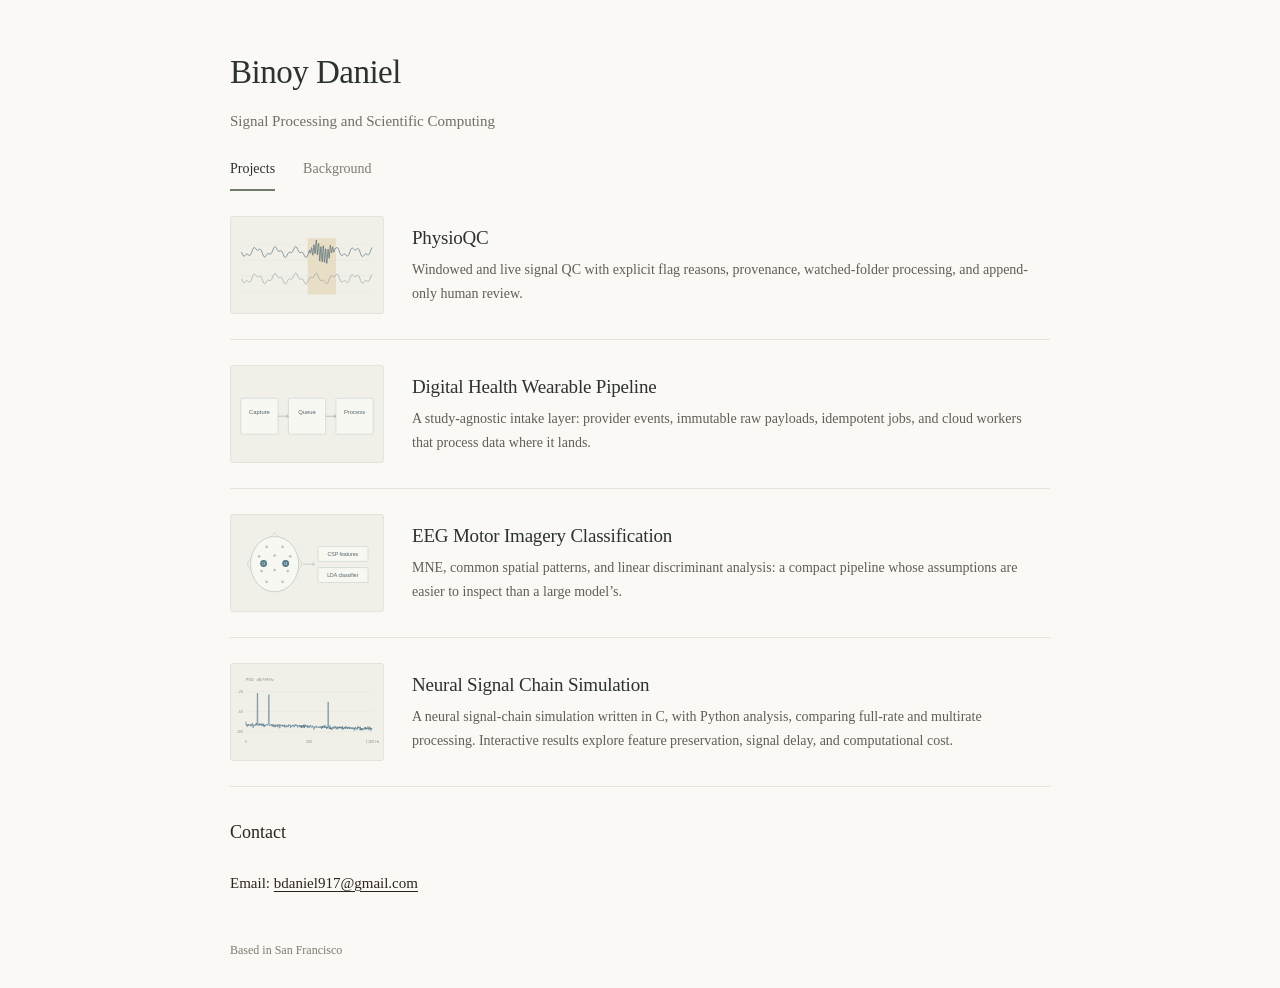
<file: index.html>
<!doctype html>
<html lang="en">
<head>
  <meta charset="utf-8"><meta name="viewport" content="width=device-width, initial-scale=1">
  <meta name="description" content="Binoy Daniel — electrical engineering, signal processing, and physiological data.">
  <title>Binoy Daniel</title><link rel="stylesheet" href="/styles.css?v=20261111">
</head>
<body>
<header class="notebook-header"><h1>Binoy Daniel</h1><p class="tagline">Signal Processing and Scientific Computing</p><nav class="portfolio-nav" aria-label="Main"><a href="/" aria-current="page">Projects</a><a href="/background/">Background</a></nav></header><main class="home">
  
  <section id="projects" class="home-section">
    <article class="entry processed"><a class="project-image-link" href="/projects/physioqc/" aria-label="View PhysioQC"><img class="project-image" src="/images/quality-refined-small.svg" alt="Illustrative waveform and flagged signal-quality interval"></a><div class="entry-body"><h3><a href="/projects/physioqc/">PhysioQC</a></h3><p>Windowed and live signal QC with explicit flag reasons, provenance, watched-folder processing, and append-only human review.</p></div></article>
    <article class="entry processed"><a class="project-image-link" href="/projects/wearable-ingestion/" aria-label="View Digital Health Wearable Pipeline"><img class="project-image" src="/images/pipeline-refined-small.svg" alt="Simplified raw data, queue, and processing pipeline"></a><div class="entry-body"><h3><a href="/projects/wearable-ingestion/">Digital Health Wearable Pipeline</a></h3><p>A study-agnostic intake layer: provider events, immutable raw payloads, idempotent jobs, and cloud workers that process data where it lands.</p></div></article>
    <article class="entry processed"><a class="project-image-link" href="/projects/motor-imagery/" aria-label="View EEG Motor Imagery Classification"><img class="project-image" src="/images/eeg-refined-small.svg" alt="EEG electrode schematic followed by CSP and LDA"></a><div class="entry-body"><h3><a href="/projects/motor-imagery/">EEG Motor Imagery Classification</a></h3><p>MNE, common spatial patterns, and linear discriminant analysis: a compact pipeline whose assumptions are easier to inspect than a large model’s.</p></div></article>
    <article class="entry processed"><a class="project-image-link" href="https://neural-signal-lab-binoy.bdaniel917.chatgpt.site/" aria-label="View Neural Signal Chain Simulation"><img class="project-image" src="/images/spectrum-refined-small.svg" alt="Actual baseline power spectrum from the neural simulation"></a><div class="entry-body"><h3><a href="https://neural-signal-lab-binoy.bdaniel917.chatgpt.site/">Neural Signal Chain Simulation</a></h3><p>A neural signal-chain simulation written in C, with Python analysis, comparing full-rate and multirate processing. Interactive results explore feature preservation, signal delay, and computational cost.</p></div></article>
  </section>
  <section class="home-section contact">
    <h2>Contact</h2>
    <p>Email: <a href="mailto:bdaniel917@gmail.com">bdaniel917@gmail.com</a></p>
    
  </section>
  
<p class="bottom-location">Based in San Francisco</p></main>
</body></html>
</file>
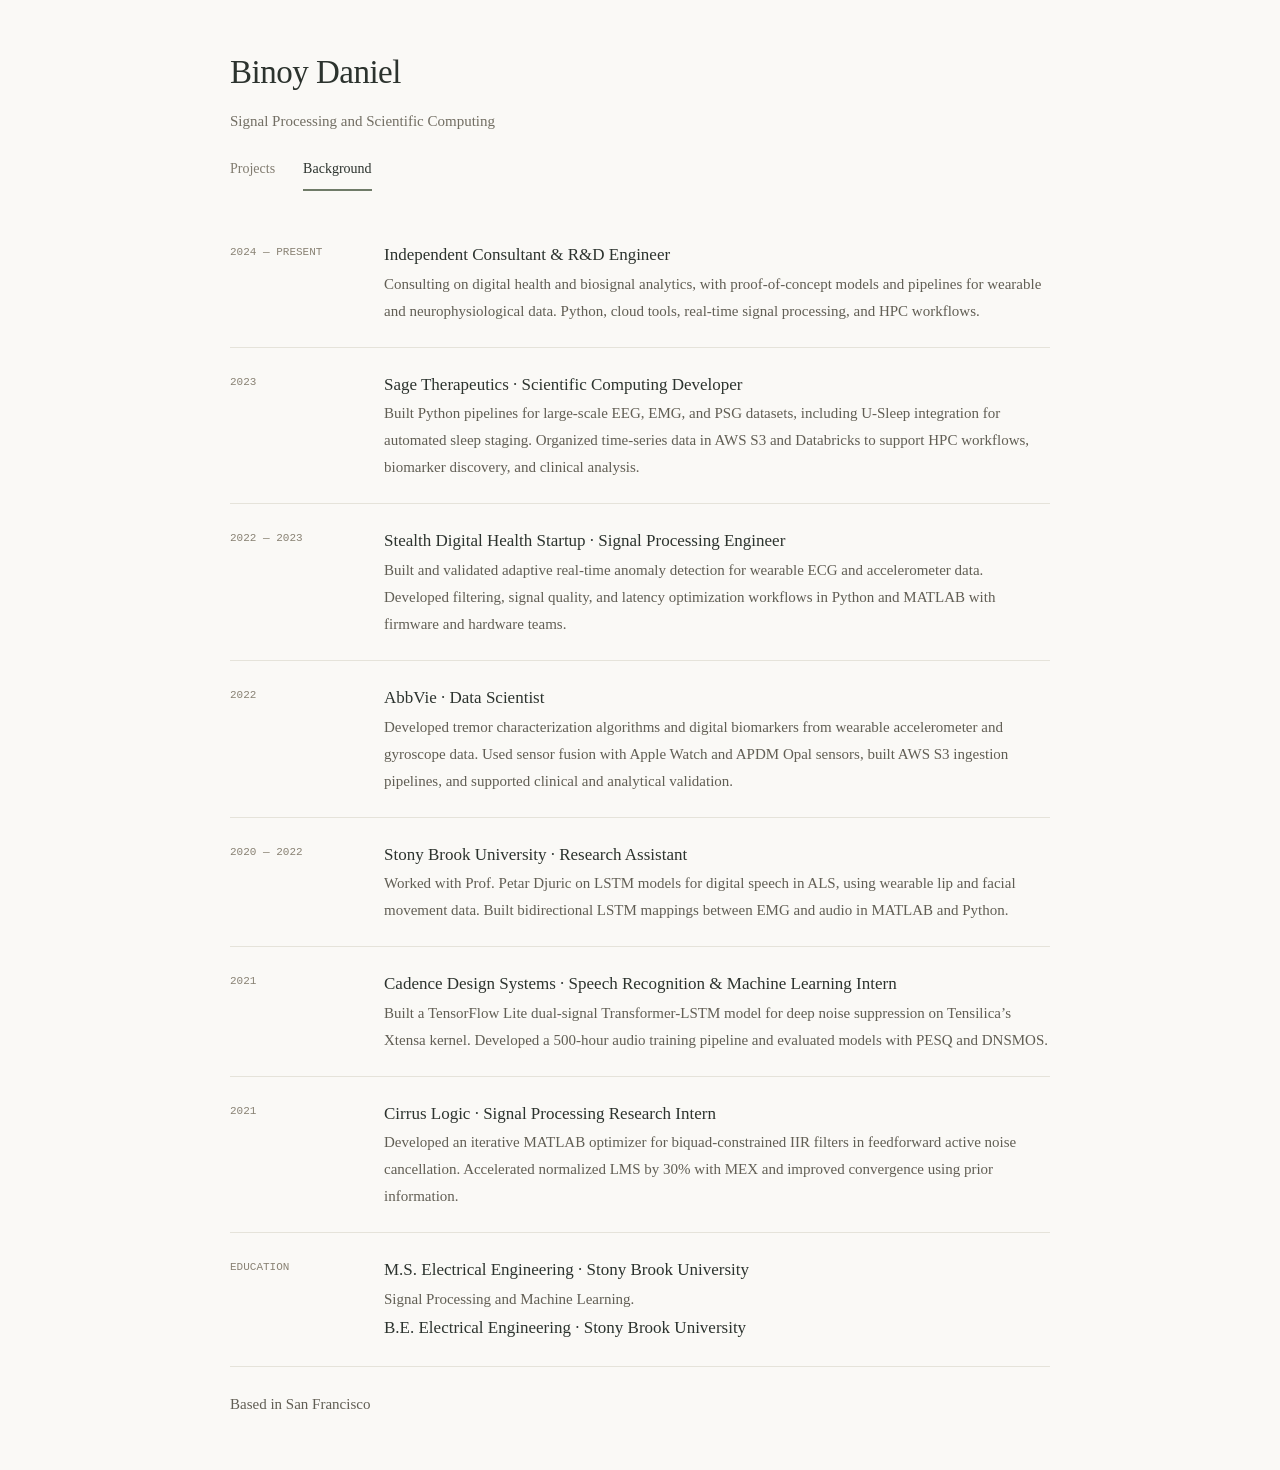
<file: background/index.html>
<!doctype html>
<html lang="en">
<head><meta charset="utf-8"><meta name="viewport" content="width=device-width,initial-scale=1"><meta name="description" content="Education and engineering experience of Binoy Daniel."><title>Background — Binoy Daniel</title><link rel="stylesheet" href="/styles.css?v=20261111"></head>
<body>
<header class="notebook-header"><a class="name" href="/">Binoy Daniel</a><p class="tagline">Signal Processing and Scientific Computing</p><nav class="portfolio-nav" aria-label="Main"><a href="/">Projects</a><a href="/background/" aria-current="page">Background</a></nav></header>
<main class="article background-page"><h1>Background</h1>
<div class="history"><div><time>2024 — PRESENT</time><p><b>Independent Consultant &amp; R&amp;D Engineer</b><br>Consulting on digital health and biosignal analytics, with proof-of-concept models and pipelines for wearable and neurophysiological data. Python, cloud tools, real-time signal processing, and HPC workflows.</p></div><div><time>2023</time><p><b>Sage Therapeutics · Scientific Computing Developer</b><br>Built Python pipelines for large-scale EEG, EMG, and PSG datasets, including U-Sleep integration for automated sleep staging. Organized time-series data in AWS S3 and Databricks to support HPC workflows, biomarker discovery, and clinical analysis.</p></div><div><time>2022 — 2023</time><p><b>Stealth Digital Health Startup · Signal Processing Engineer</b><br>Built and validated adaptive real-time anomaly detection for wearable ECG and accelerometer data. Developed filtering, signal quality, and latency optimization workflows in Python and MATLAB with firmware and hardware teams.</p></div>
<div><time>2022</time><p><b>AbbVie · Data Scientist</b><br>Developed tremor characterization algorithms and digital biomarkers from wearable accelerometer and gyroscope data. Used sensor fusion with Apple Watch and APDM Opal sensors, built AWS S3 ingestion pipelines, and supported clinical and analytical validation.</p></div>
<div><time>2020 — 2022</time><p><b>Stony Brook University · Research Assistant</b><br>Worked with Prof. Petar Djuric on LSTM models for digital speech in ALS, using wearable lip and facial movement data. Built bidirectional LSTM mappings between EMG and audio in MATLAB and Python.</p></div>
<div><time>2021</time><p><b>Cadence Design Systems · Speech Recognition &amp; Machine Learning Intern</b><br>Built a TensorFlow Lite dual-signal Transformer-LSTM model for deep noise suppression on Tensilica’s Xtensa kernel. Developed a 500-hour audio training pipeline and evaluated models with PESQ and DNSMOS.</p></div>
<div><time>2021</time><p><b>Cirrus Logic · Signal Processing Research Intern</b><br>Developed an iterative MATLAB optimizer for biquad-constrained IIR filters in feedforward active noise cancellation. Accelerated normalized LMS by 30% with MEX and improved convergence using prior information.</p></div><div><time>EDUCATION</time><div><p><b>M.S. Electrical Engineering · Stony Brook University</b><br>Signal Processing and Machine Learning.</p><p><b>B.E. Electrical Engineering · Stony Brook University</b></p></div></div></div>
<p class="bottom-location">Based in San Francisco</p></main></body></html>
</file>
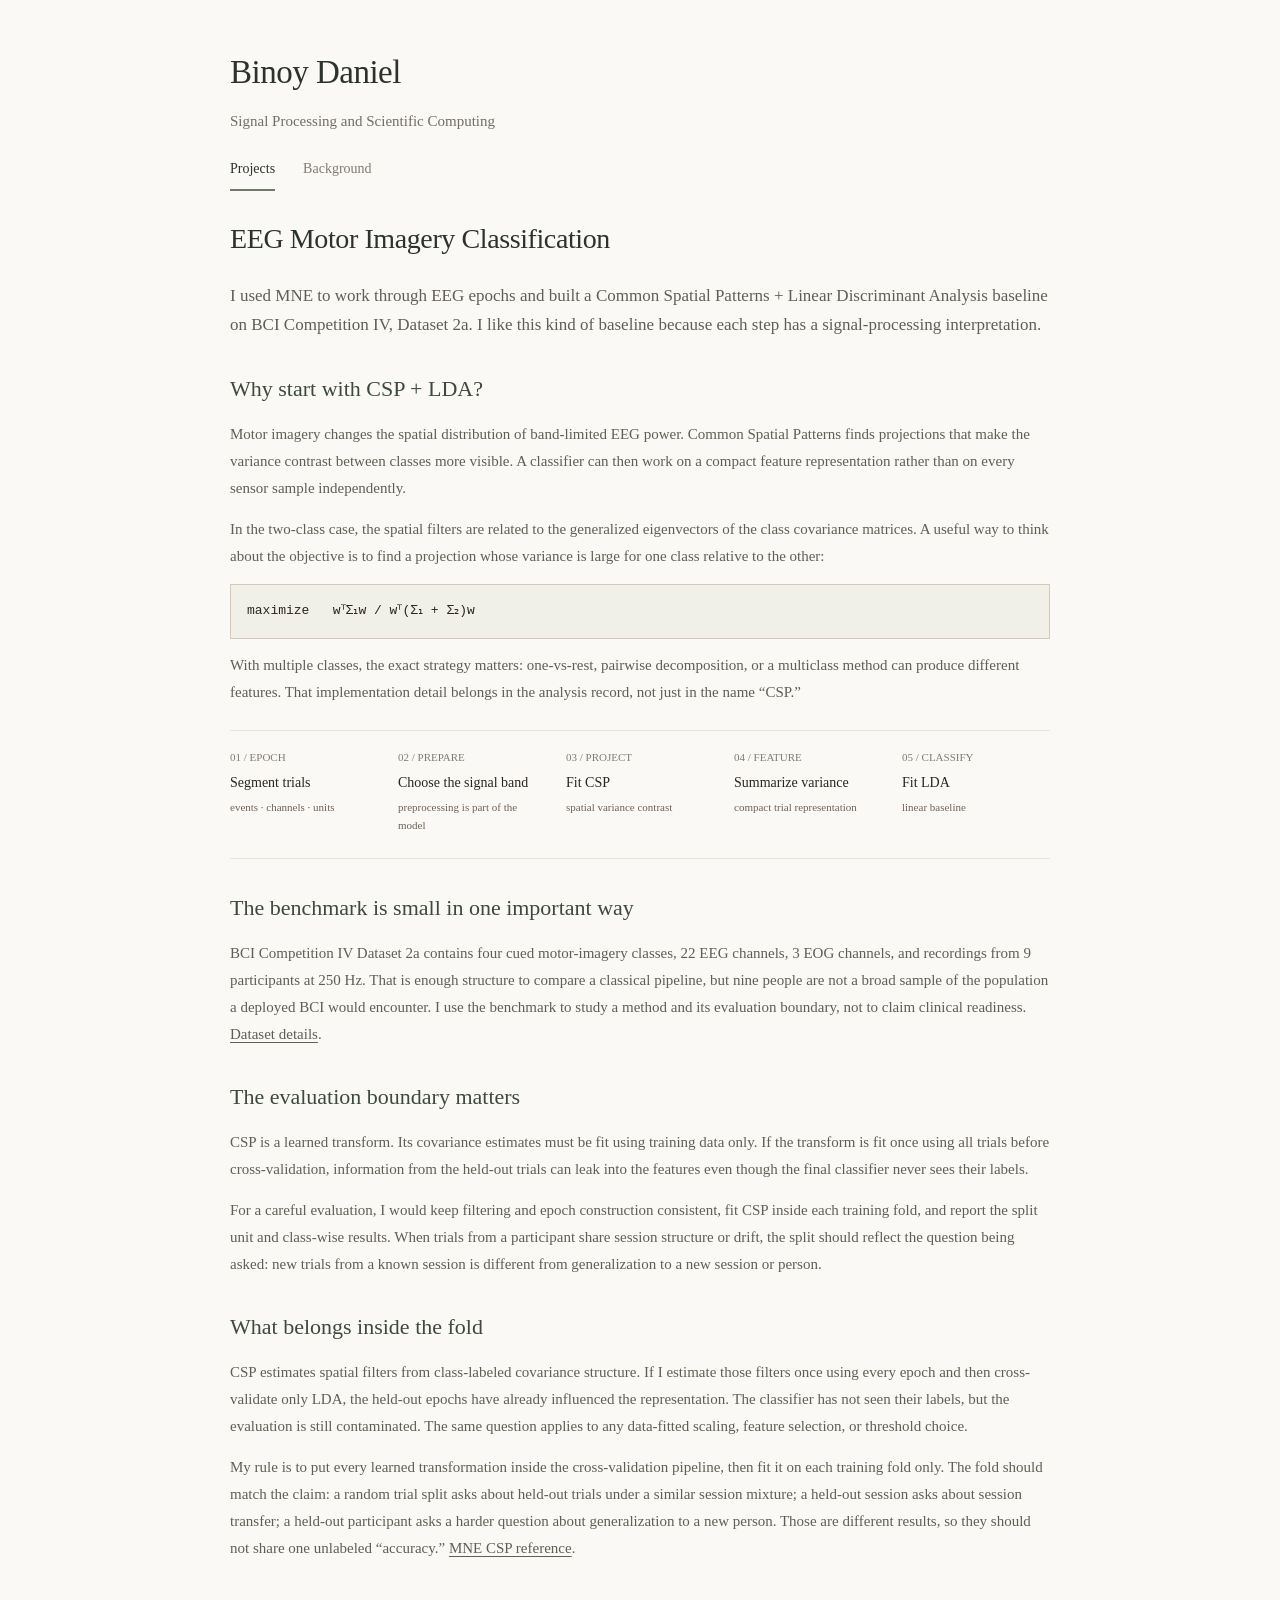
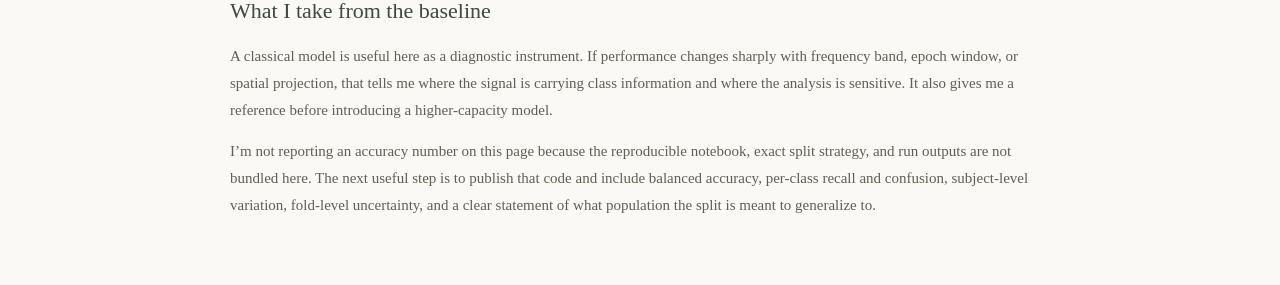
<file: projects/motor-imagery/index.html>
<!doctype html><html lang="en"><head><meta charset="utf-8"><meta name="viewport" content="width=device-width,initial-scale=1"><meta name="description" content="A motor imagery EEG baseline using MNE, common spatial patterns, and linear discriminant analysis."><title>Motor-imagery EEG — Binoy Daniel</title><link rel="stylesheet" href="/styles.css?v=20261111"></head><body>
<header class="notebook-header"><a class="name" href="/">Binoy Daniel</a><p class="tagline">Signal Processing and Scientific Computing</p><nav class="portfolio-nav" aria-label="Main"><a href="/" aria-current="page">Projects</a><a href="/background/">Background</a></nav></header><main class="article"><p class="kicker">ACADEMIC PROJECT / EEG</p><h1>EEG Motor Imagery Classification</h1><p class="dek">I used MNE to work through EEG epochs and built a Common Spatial Patterns + Linear Discriminant Analysis baseline on BCI Competition IV, Dataset 2a. I like this kind of baseline because each step has a signal-processing interpretation.</p><div class="article-meta"><span>MNE</span><span>COMMON SPATIAL PATTERNS</span><span>LINEAR DISCRIMINANT ANALYSIS</span></div>
<h2>Why start with CSP + LDA?</h2><p>Motor imagery changes the spatial distribution of band-limited EEG power. Common Spatial Patterns finds projections that make the variance contrast between classes more visible. A classifier can then work on a compact feature representation rather than on every sensor sample independently.</p><p>In the two-class case, the spatial filters are related to the generalized eigenvectors of the class covariance matrices. A useful way to think about the objective is to find a projection whose variance is large for one class relative to the other:</p><pre>maximize   wᵀΣ₁w / wᵀ(Σ₁ + Σ₂)w</pre><p>With multiple classes, the exact strategy matters: one-vs-rest, pairwise decomposition, or a multiclass method can produce different features. That implementation detail belongs in the analysis record, not just in the name “CSP.”</p>
<div class="chain" aria-label="EEG classification pipeline"><div><span>01 / EPOCH</span><b>Segment trials</b><small>events · channels · units</small></div><div><span>02 / PREPARE</span><b>Choose the signal band</b><small>preprocessing is part of the model</small></div><div><span>03 / PROJECT</span><b>Fit CSP</b><small>spatial variance contrast</small></div><div><span>04 / FEATURE</span><b>Summarize variance</b><small>compact trial representation</small></div><div><span>05 / CLASSIFY</span><b>Fit LDA</b><small>linear baseline</small></div></div>
<h2>The benchmark is small in one important way</h2><p>BCI Competition IV Dataset 2a contains four cued motor-imagery classes, 22 EEG channels, 3 EOG channels, and recordings from 9 participants at 250 Hz. That is enough structure to compare a classical pipeline, but nine people are not a broad sample of the population a deployed BCI would encounter. I use the benchmark to study a method and its evaluation boundary, not to claim clinical readiness. <a href="https://www.bbci.de/competition/iv/">Dataset details</a>.</p><h2>The evaluation boundary matters</h2><p>CSP is a learned transform. Its covariance estimates must be fit using training data only. If the transform is fit once using all trials before cross-validation, information from the held-out trials can leak into the features even though the final classifier never sees their labels.</p><p>For a careful evaluation, I would keep filtering and epoch construction consistent, fit CSP inside each training fold, and report the split unit and class-wise results. When trials from a participant share session structure or drift, the split should reflect the question being asked: new trials from a known session is different from generalization to a new session or person.</p>
<h2>What belongs inside the fold</h2><p>CSP estimates spatial filters from class-labeled covariance structure. If I estimate those filters once using every epoch and then cross-validate only LDA, the held-out epochs have already influenced the representation. The classifier has not seen their labels, but the evaluation is still contaminated. The same question applies to any data-fitted scaling, feature selection, or threshold choice.</p><p>My rule is to put every learned transformation inside the cross-validation pipeline, then fit it on each training fold only. The fold should match the claim: a random trial split asks about held-out trials under a similar session mixture; a held-out session asks about session transfer; a held-out participant asks a harder question about generalization to a new person. Those are different results, so they should not share one unlabeled “accuracy.” <a href="https://mne.tools/stable/generated/mne.decoding.CSP.html">MNE CSP reference</a>.</p><h2>What I take from the baseline</h2><p>A classical model is useful here as a diagnostic instrument. If performance changes sharply with frequency band, epoch window, or spatial projection, that tells me where the signal is carrying class information and where the analysis is sensitive. It also gives me a reference before introducing a higher-capacity model.</p><p>I’m not reporting an accuracy number on this page because the reproducible notebook, exact split strategy, and run outputs are not bundled here. The next useful step is to publish that code and include balanced accuracy, per-class recall and confusion, subject-level variation, fold-level uncertainty, and a clear statement of what population the split is meant to generalize to.</p></main></body></html>
</file>
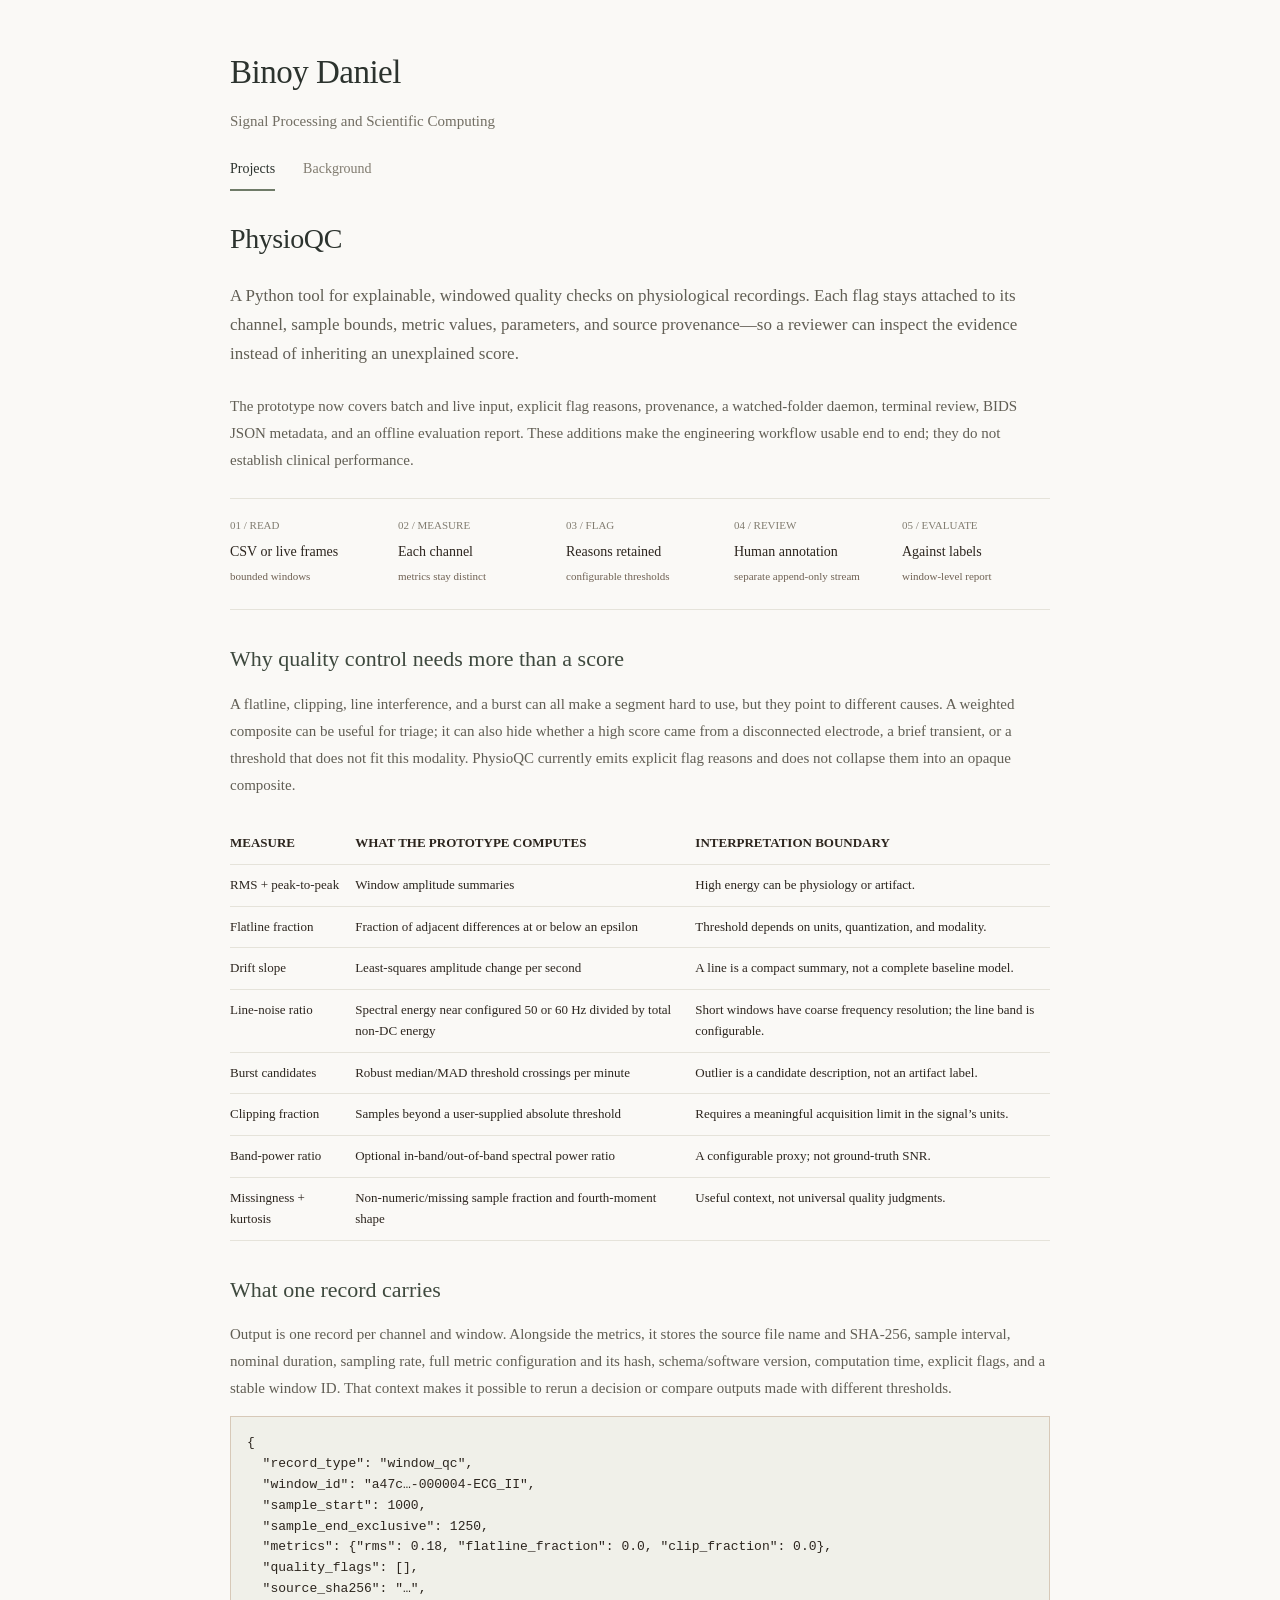
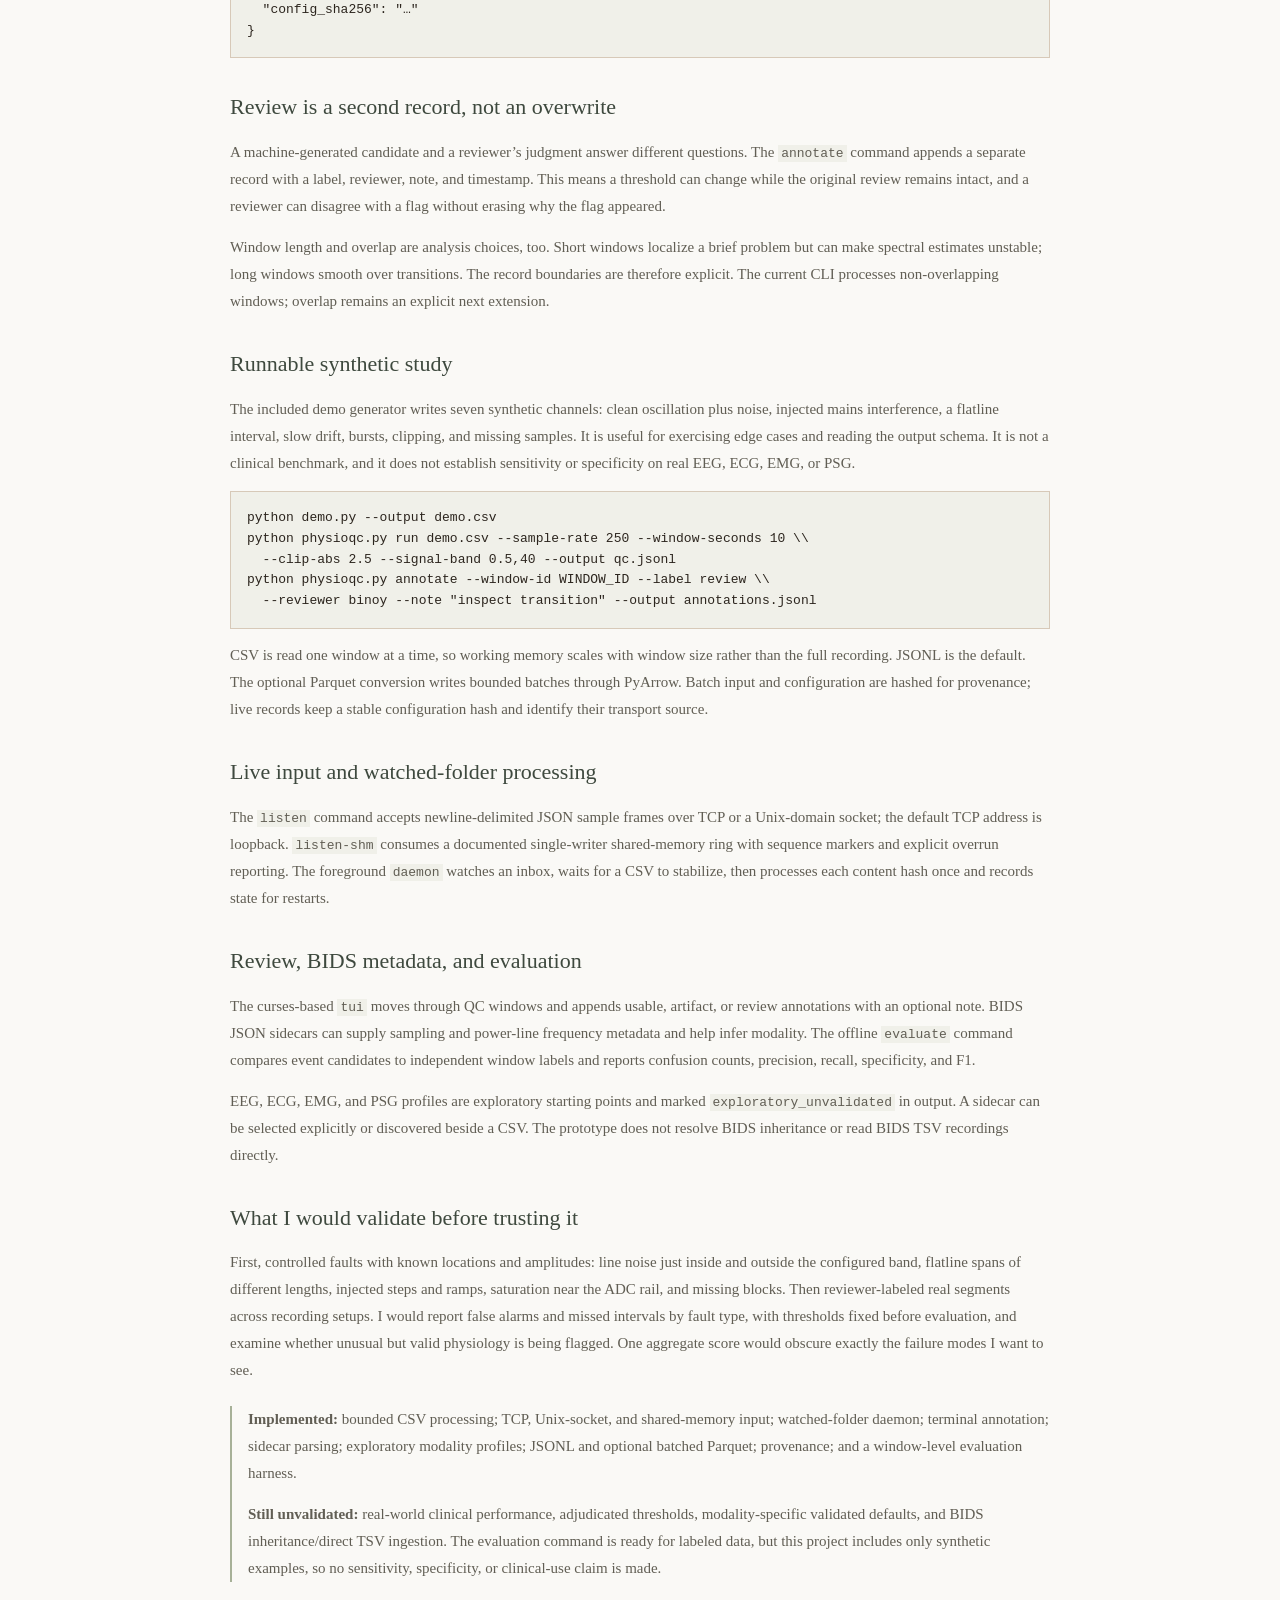
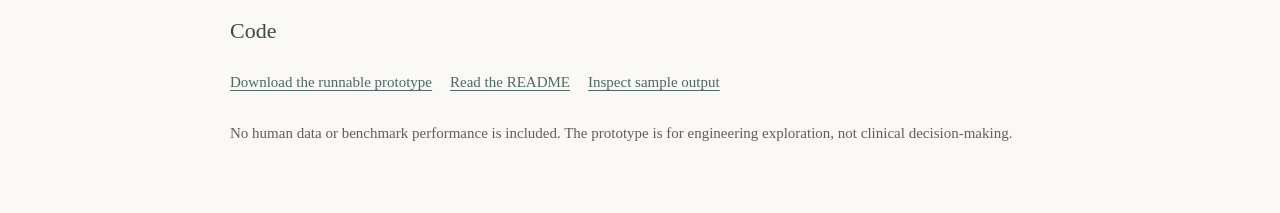
<file: projects/physioqc/index.html>
<!doctype html><html lang="en"><head><meta charset="utf-8"><meta name="viewport" content="width=device-width,initial-scale=1"><meta name="description" content="A runnable prototype for explainable, windowed quality checks on physiological recordings."><title>PhysioQC — Binoy Daniel</title><link rel="stylesheet" href="/styles.css?v=20261111"></head><body>
<header class="notebook-header"><a class="name" href="/">Binoy Daniel</a><p class="tagline">Signal Processing and Scientific Computing</p><nav class="portfolio-nav" aria-label="Main"><a href="/" aria-current="page">Projects</a><a href="/background/">Background</a></nav></header><main class="article"><p class="kicker">INDEPENDENT TOOL · PHYSIOLOGICAL SIGNALS</p><h1>PhysioQC</h1><p class="dek">A Python tool for explainable, windowed quality checks on physiological recordings. Each flag stays attached to its channel, sample bounds, metric values, parameters, and source provenance—so a reviewer can inspect the evidence instead of inheriting an unexplained score.</p><div class="article-meta"><span>EEG · ECG · EMG · PSG</span><span>CSV + LIVE INPUT</span><span>JSONL · OPTIONAL PARQUET</span><span>PROTOTYPE 0.3.0</span></div>
<p>The prototype now covers batch and live input, explicit flag reasons, provenance, a watched-folder daemon, terminal review, BIDS JSON metadata, and an offline evaluation report. These additions make the engineering workflow usable end to end; they do not establish clinical performance.</p>
<div class="chain" aria-label="PhysioQC data flow"><div><span>01 / READ</span><b>CSV or live frames</b><small>bounded windows</small></div><div><span>02 / MEASURE</span><b>Each channel</b><small>metrics stay distinct</small></div><div><span>03 / FLAG</span><b>Reasons retained</b><small>configurable thresholds</small></div><div><span>04 / REVIEW</span><b>Human annotation</b><small>separate append-only stream</small></div><div><span>05 / EVALUATE</span><b>Against labels</b><small>window-level report</small></div></div>
<h2>Why quality control needs more than a score</h2><p>A flatline, clipping, line interference, and a burst can all make a segment hard to use, but they point to different causes. A weighted composite can be useful for triage; it can also hide whether a high score came from a disconnected electrode, a brief transient, or a threshold that does not fit this modality. PhysioQC currently emits explicit flag reasons and does not collapse them into an opaque composite.</p>
<table class="metric-table"><thead><tr><th>MEASURE</th><th>WHAT THE PROTOTYPE COMPUTES</th><th>INTERPRETATION BOUNDARY</th></tr></thead><tbody><tr><td>RMS + peak-to-peak</td><td>Window amplitude summaries</td><td>High energy can be physiology or artifact.</td></tr><tr><td>Flatline fraction</td><td>Fraction of adjacent differences at or below an epsilon</td><td>Threshold depends on units, quantization, and modality.</td></tr><tr><td>Drift slope</td><td>Least-squares amplitude change per second</td><td>A line is a compact summary, not a complete baseline model.</td></tr><tr><td>Line-noise ratio</td><td>Spectral energy near configured 50 or 60 Hz divided by total non-DC energy</td><td>Short windows have coarse frequency resolution; the line band is configurable.</td></tr><tr><td>Burst candidates</td><td>Robust median/MAD threshold crossings per minute</td><td>Outlier is a candidate description, not an artifact label.</td></tr><tr><td>Clipping fraction</td><td>Samples beyond a user-supplied absolute threshold</td><td>Requires a meaningful acquisition limit in the signal’s units.</td></tr><tr><td>Band-power ratio</td><td>Optional in-band/out-of-band spectral power ratio</td><td>A configurable proxy; not ground-truth SNR.</td></tr><tr><td>Missingness + kurtosis</td><td>Non-numeric/missing sample fraction and fourth-moment shape</td><td>Useful context, not universal quality judgments.</td></tr></tbody></table>
<h2>What one record carries</h2><p>Output is one record per channel and window. Alongside the metrics, it stores the source file name and SHA-256, sample interval, nominal duration, sampling rate, full metric configuration and its hash, schema/software version, computation time, explicit flags, and a stable window ID. That context makes it possible to rerun a decision or compare outputs made with different thresholds.</p><pre>{
  "record_type": "window_qc",
  "window_id": "a47c…-000004-ECG_II",
  "sample_start": 1000,
  "sample_end_exclusive": 1250,
  "metrics": {"rms": 0.18, "flatline_fraction": 0.0, "clip_fraction": 0.0},
  "quality_flags": [],
  "source_sha256": "…",
  "config_sha256": "…"
}</pre>
<h2>Review is a second record, not an overwrite</h2><p>A machine-generated candidate and a reviewer’s judgment answer different questions. The <code>annotate</code> command appends a separate record with a label, reviewer, note, and timestamp. This means a threshold can change while the original review remains intact, and a reviewer can disagree with a flag without erasing why the flag appeared.</p><p>Window length and overlap are analysis choices, too. Short windows localize a brief problem but can make spectral estimates unstable; long windows smooth over transitions. The record boundaries are therefore explicit. The current CLI processes non-overlapping windows; overlap remains an explicit next extension.</p>
<h2>Runnable synthetic study</h2><p>The included demo generator writes seven synthetic channels: clean oscillation plus noise, injected mains interference, a flatline interval, slow drift, bursts, clipping, and missing samples. It is useful for exercising edge cases and reading the output schema. It is not a clinical benchmark, and it does not establish sensitivity or specificity on real EEG, ECG, EMG, or PSG.</p><pre>python demo.py --output demo.csv
python physioqc.py run demo.csv --sample-rate 250 --window-seconds 10 \\
  --clip-abs 2.5 --signal-band 0.5,40 --output qc.jsonl
python physioqc.py annotate --window-id WINDOW_ID --label review \\
  --reviewer binoy --note "inspect transition" --output annotations.jsonl</pre><p>CSV is read one window at a time, so working memory scales with window size rather than the full recording. JSONL is the default. The optional Parquet conversion writes bounded batches through PyArrow. Batch input and configuration are hashed for provenance; live records keep a stable configuration hash and identify their transport source.</p>
<h2>Live input and watched-folder processing</h2><p>The <code>listen</code> command accepts newline-delimited JSON sample frames over TCP or a Unix-domain socket; the default TCP address is loopback. <code>listen-shm</code> consumes a documented single-writer shared-memory ring with sequence markers and explicit overrun reporting. The foreground <code>daemon</code> watches an inbox, waits for a CSV to stabilize, then processes each content hash once and records state for restarts.</p>
<h2>Review, BIDS metadata, and evaluation</h2><p>The curses-based <code>tui</code> moves through QC windows and appends usable, artifact, or review annotations with an optional note. BIDS JSON sidecars can supply sampling and power-line frequency metadata and help infer modality. The offline <code>evaluate</code> command compares event candidates to independent window labels and reports confusion counts, precision, recall, specificity, and F1.</p><p>EEG, ECG, EMG, and PSG profiles are exploratory starting points and marked <code>exploratory_unvalidated</code> in output. A sidecar can be selected explicitly or discovered beside a CSV. The prototype does not resolve BIDS inheritance or read BIDS TSV recordings directly.</p>
<h2>What I would validate before trusting it</h2><p>First, controlled faults with known locations and amplitudes: line noise just inside and outside the configured band, flatline spans of different lengths, injected steps and ramps, saturation near the ADC rail, and missing blocks. Then reviewer-labeled real segments across recording setups. I would report false alarms and missed intervals by fault type, with thresholds fixed before evaluation, and examine whether unusual but valid physiology is being flagged. One aggregate score would obscure exactly the failure modes I want to see.</p>
<div class="callout"><p><strong>Implemented:</strong> bounded CSV processing; TCP, Unix-socket, and shared-memory input; watched-folder daemon; terminal annotation; sidecar parsing; exploratory modality profiles; JSONL and optional batched Parquet; provenance; and a window-level evaluation harness.</p><p><strong>Still unvalidated:</strong> real-world clinical performance, adjudicated thresholds, modality-specific validated defaults, and BIDS inheritance/direct TSV ingestion. The evaluation command is ready for labeled data, but this project includes only synthetic examples, so no sensitivity, specificity, or clinical-use claim is made.</p></div>
<h2>Code</h2><p><a class="code-link" href="/code/physioqc.zip">Download the runnable prototype</a><a class="code-link" href="/code/physioqc/README.md">Read the README</a><a class="code-link" href="/code/physioqc/example-output.jsonl">Inspect sample output</a></p><p class="small-note-box">No human data or benchmark performance is included. The prototype is for engineering exploration, not clinical decision-making.</p></main></body></html>
</file>
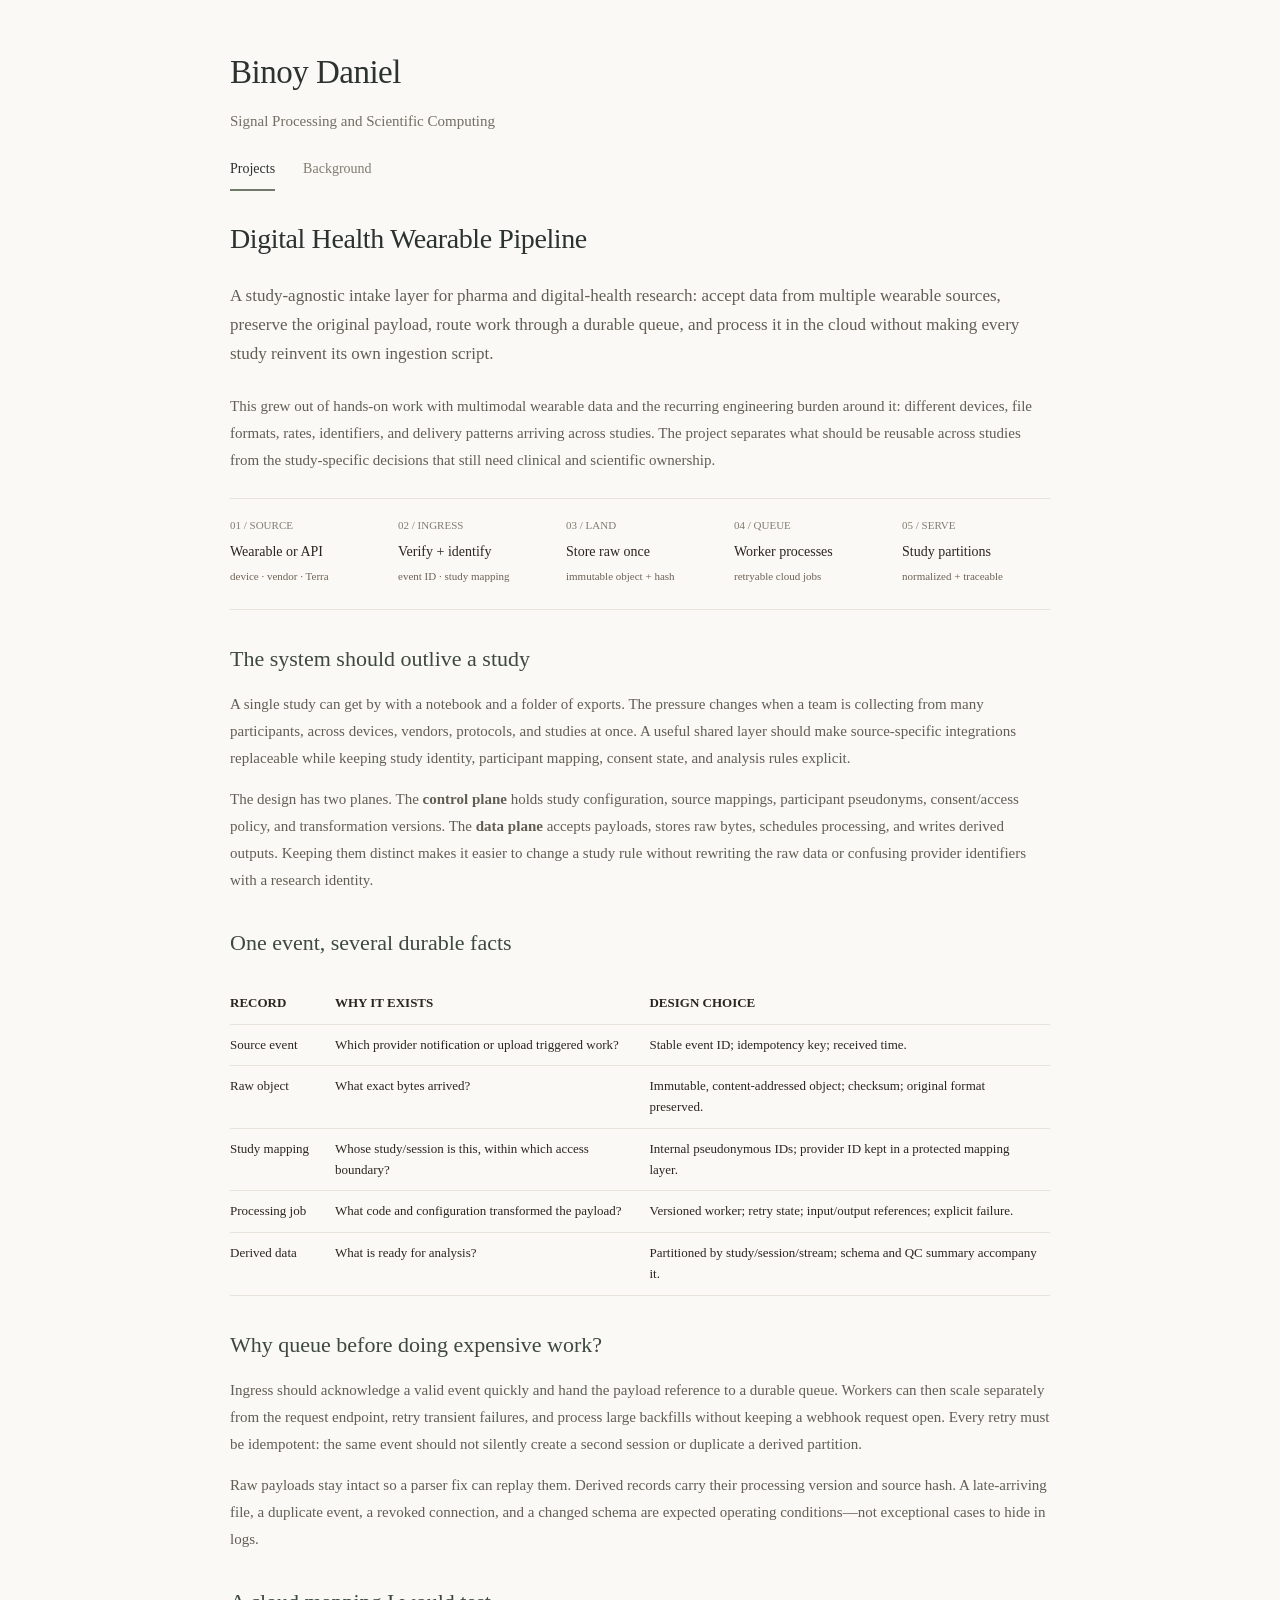
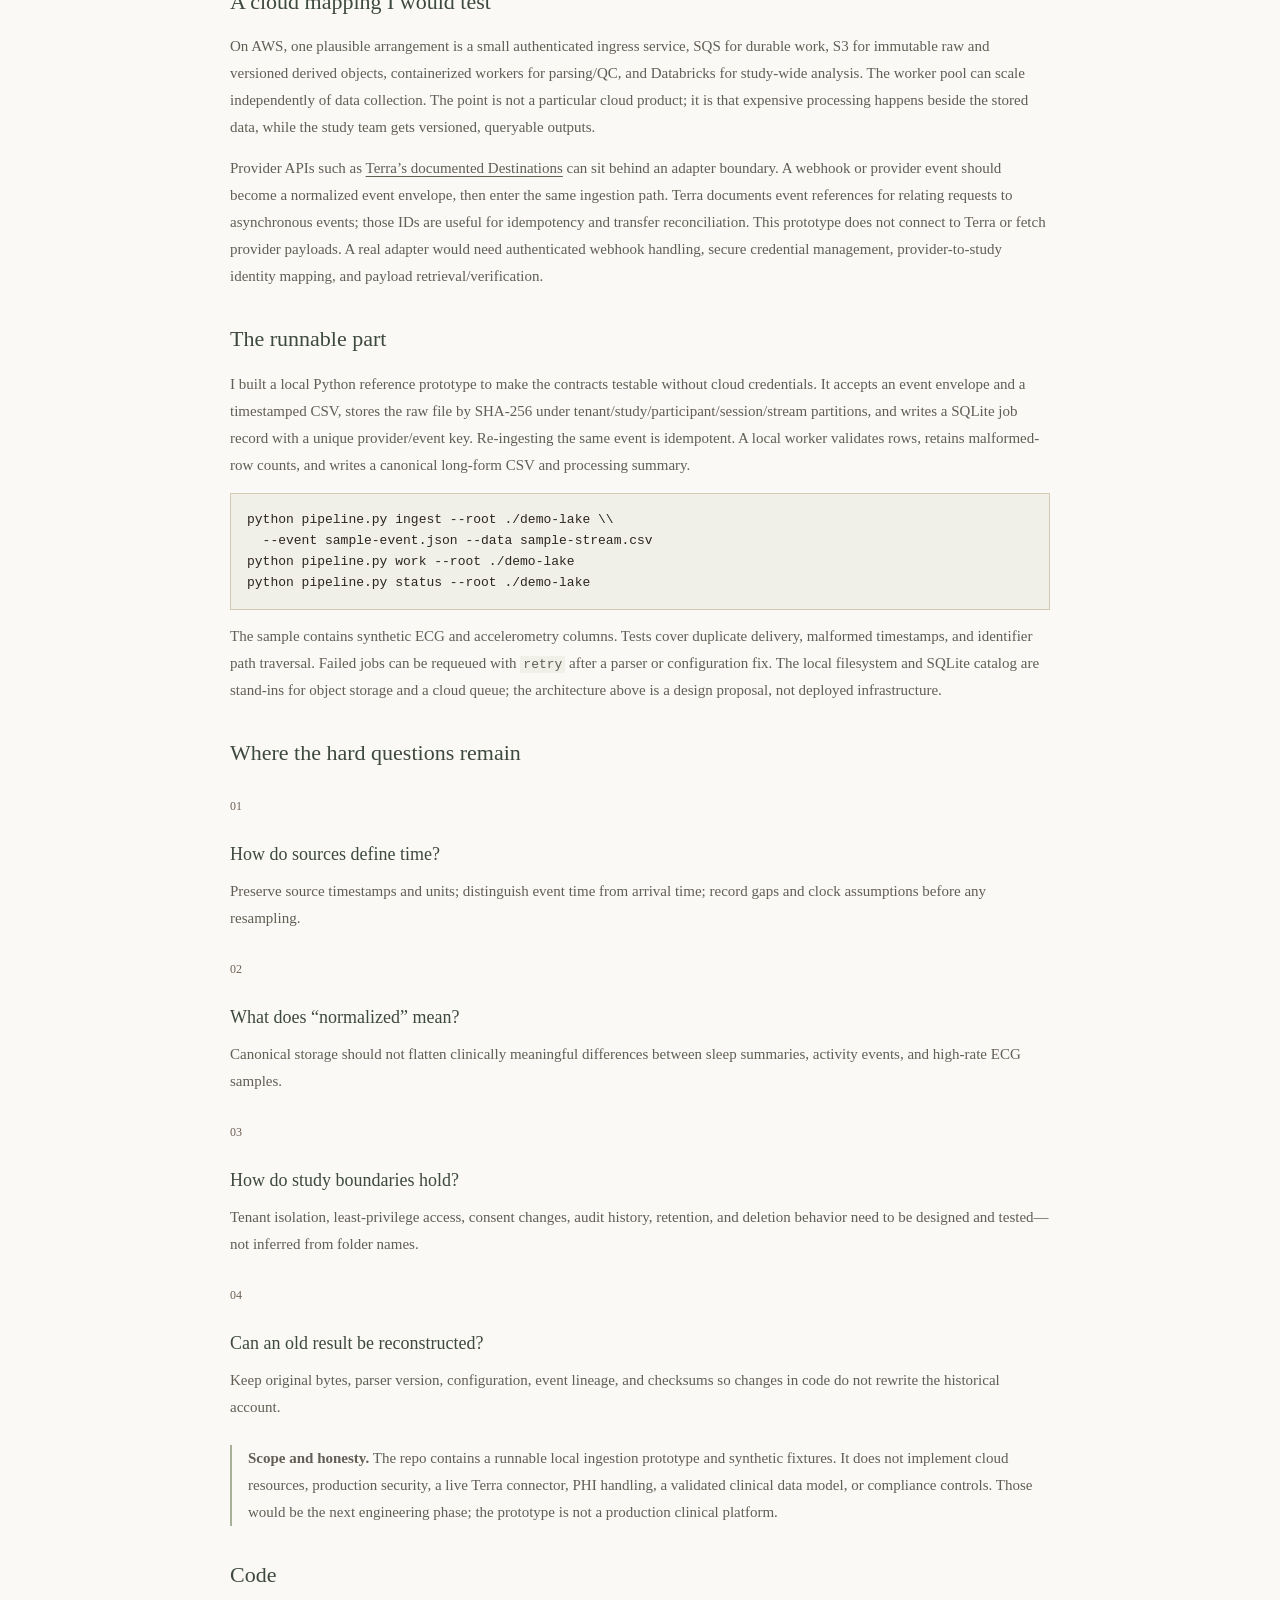
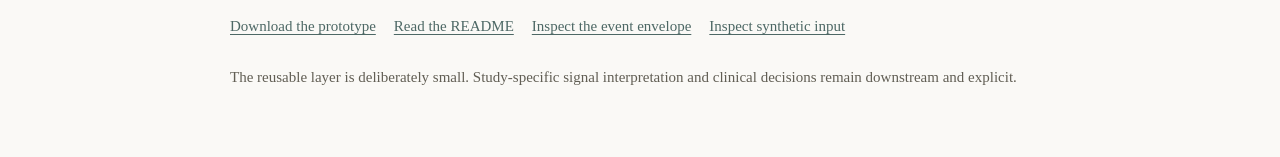
<file: projects/wearable-ingestion/index.html>
<!doctype html><html lang="en"><head><meta charset="utf-8"><meta name="viewport" content="width=device-width,initial-scale=1"><meta name="description" content="A study-agnostic cloud ingestion architecture for wearable clinical data, with a runnable local prototype."><title>Wearable data ingestion — Binoy Daniel</title><link rel="stylesheet" href="/styles.css?v=20261111"></head><body>
<header class="notebook-header"><a class="name" href="/">Binoy Daniel</a><p class="tagline">Signal Processing and Scientific Computing</p><nav class="portfolio-nav" aria-label="Main"><a href="/" aria-current="page">Projects</a><a href="/background/">Background</a></nav></header><main class="article"><p class="kicker">PLATFORM STUDY · DIGITAL HEALTH</p><h1>Digital Health Wearable Pipeline</h1><p class="dek">A study-agnostic intake layer for pharma and digital-health research: accept data from multiple wearable sources, preserve the original payload, route work through a durable queue, and process it in the cloud without making every study reinvent its own ingestion script.</p><div class="article-meta"><span>WEARABLE TIME SERIES</span><span>PYTHON PROTOTYPE</span><span>CLOUD-FIRST ARCHITECTURE</span><span>SYNTHETIC DATA ONLY</span></div>
<p>This grew out of hands-on work with multimodal wearable data and the recurring engineering burden around it: different devices, file formats, rates, identifiers, and delivery patterns arriving across studies. The project separates what should be reusable across studies from the study-specific decisions that still need clinical and scientific ownership.</p>
<div class="chain" aria-label="Cloud wearable data pipeline"><div><span>01 / SOURCE</span><b>Wearable or API</b><small>device · vendor · Terra</small></div><div><span>02 / INGRESS</span><b>Verify + identify</b><small>event ID · study mapping</small></div><div><span>03 / LAND</span><b>Store raw once</b><small>immutable object + hash</small></div><div><span>04 / QUEUE</span><b>Worker processes</b><small>retryable cloud jobs</small></div><div><span>05 / SERVE</span><b>Study partitions</b><small>normalized + traceable</small></div></div>
<h2>The system should outlive a study</h2><p>A single study can get by with a notebook and a folder of exports. The pressure changes when a team is collecting from many participants, across devices, vendors, protocols, and studies at once. A useful shared layer should make source-specific integrations replaceable while keeping study identity, participant mapping, consent state, and analysis rules explicit.</p><p>The design has two planes. The <strong>control plane</strong> holds study configuration, source mappings, participant pseudonyms, consent/access policy, and transformation versions. The <strong>data plane</strong> accepts payloads, stores raw bytes, schedules processing, and writes derived outputs. Keeping them distinct makes it easier to change a study rule without rewriting the raw data or confusing provider identifiers with a research identity.</p>
<h2>One event, several durable facts</h2><table class="metric-table"><thead><tr><th>RECORD</th><th>WHY IT EXISTS</th><th>DESIGN CHOICE</th></tr></thead><tbody><tr><td>Source event</td><td>Which provider notification or upload triggered work?</td><td>Stable event ID; idempotency key; received time.</td></tr><tr><td>Raw object</td><td>What exact bytes arrived?</td><td>Immutable, content-addressed object; checksum; original format preserved.</td></tr><tr><td>Study mapping</td><td>Whose study/session is this, within which access boundary?</td><td>Internal pseudonymous IDs; provider ID kept in a protected mapping layer.</td></tr><tr><td>Processing job</td><td>What code and configuration transformed the payload?</td><td>Versioned worker; retry state; input/output references; explicit failure.</td></tr><tr><td>Derived data</td><td>What is ready for analysis?</td><td>Partitioned by study/session/stream; schema and QC summary accompany it.</td></tr></tbody></table>
<h2>Why queue before doing expensive work?</h2><p>Ingress should acknowledge a valid event quickly and hand the payload reference to a durable queue. Workers can then scale separately from the request endpoint, retry transient failures, and process large backfills without keeping a webhook request open. Every retry must be idempotent: the same event should not silently create a second session or duplicate a derived partition.</p><p>Raw payloads stay intact so a parser fix can replay them. Derived records carry their processing version and source hash. A late-arriving file, a duplicate event, a revoked connection, and a changed schema are expected operating conditions—not exceptional cases to hide in logs.</p>
<h2>A cloud mapping I would test</h2><p>On AWS, one plausible arrangement is a small authenticated ingress service, SQS for durable work, S3 for immutable raw and versioned derived objects, containerized workers for parsing/QC, and Databricks for study-wide analysis. The worker pool can scale independently of data collection. The point is not a particular cloud product; it is that expensive processing happens beside the stored data, while the study team gets versioned, queryable outputs.</p><p>Provider APIs such as <a href="https://docs.tryterra.co/reference/health-and-fitness-api/destinations">Terra’s documented Destinations</a> can sit behind an adapter boundary. A webhook or provider event should become a normalized event envelope, then enter the same ingestion path. Terra documents event references for relating requests to asynchronous events; those IDs are useful for idempotency and transfer reconciliation. This prototype does not connect to Terra or fetch provider payloads. A real adapter would need authenticated webhook handling, secure credential management, provider-to-study identity mapping, and payload retrieval/verification.</p>
<h2>The runnable part</h2><p>I built a local Python reference prototype to make the contracts testable without cloud credentials. It accepts an event envelope and a timestamped CSV, stores the raw file by SHA-256 under tenant/study/participant/session/stream partitions, and writes a SQLite job record with a unique provider/event key. Re-ingesting the same event is idempotent. A local worker validates rows, retains malformed-row counts, and writes a canonical long-form CSV and processing summary.</p><pre>python pipeline.py ingest --root ./demo-lake \\
  --event sample-event.json --data sample-stream.csv
python pipeline.py work --root ./demo-lake
python pipeline.py status --root ./demo-lake</pre><p>The sample contains synthetic ECG and accelerometry columns. Tests cover duplicate delivery, malformed timestamps, and identifier path traversal. Failed jobs can be requeued with <code>retry</code> after a parser or configuration fix. The local filesystem and SQLite catalog are stand-ins for object storage and a cloud queue; the architecture above is a design proposal, not deployed infrastructure.</p>
<h2>Where the hard questions remain</h2><div class="steps"><div class="step"><span class="step-index">01</span><div><h3>How do sources define time?</h3><p>Preserve source timestamps and units; distinguish event time from arrival time; record gaps and clock assumptions before any resampling.</p></div></div><div class="step"><span class="step-index">02</span><div><h3>What does “normalized” mean?</h3><p>Canonical storage should not flatten clinically meaningful differences between sleep summaries, activity events, and high-rate ECG samples.</p></div></div><div class="step"><span class="step-index">03</span><div><h3>How do study boundaries hold?</h3><p>Tenant isolation, least-privilege access, consent changes, audit history, retention, and deletion behavior need to be designed and tested—not inferred from folder names.</p></div></div><div class="step"><span class="step-index">04</span><div><h3>Can an old result be reconstructed?</h3><p>Keep original bytes, parser version, configuration, event lineage, and checksums so changes in code do not rewrite the historical account.</p></div></div></div>
<div class="callout"><p><strong>Scope and honesty.</strong> The repo contains a runnable local ingestion prototype and synthetic fixtures. It does not implement cloud resources, production security, a live Terra connector, PHI handling, a validated clinical data model, or compliance controls. Those would be the next engineering phase; the prototype is not a production clinical platform.</p></div>
<h2>Code</h2><p><a class="code-link" href="/code/wearable-ingestion.zip">Download the prototype</a><a class="code-link" href="/code/wearable-ingestion/README.md">Read the README</a><a class="code-link" href="/code/wearable-ingestion/sample-event.json">Inspect the event envelope</a><a class="code-link" href="/code/wearable-ingestion/sample-stream.csv">Inspect synthetic input</a></p><p class="small-note-box">The reusable layer is deliberately small. Study-specific signal interpretation and clinical decisions remain downstream and explicit.</p></main></body></html>
</file>
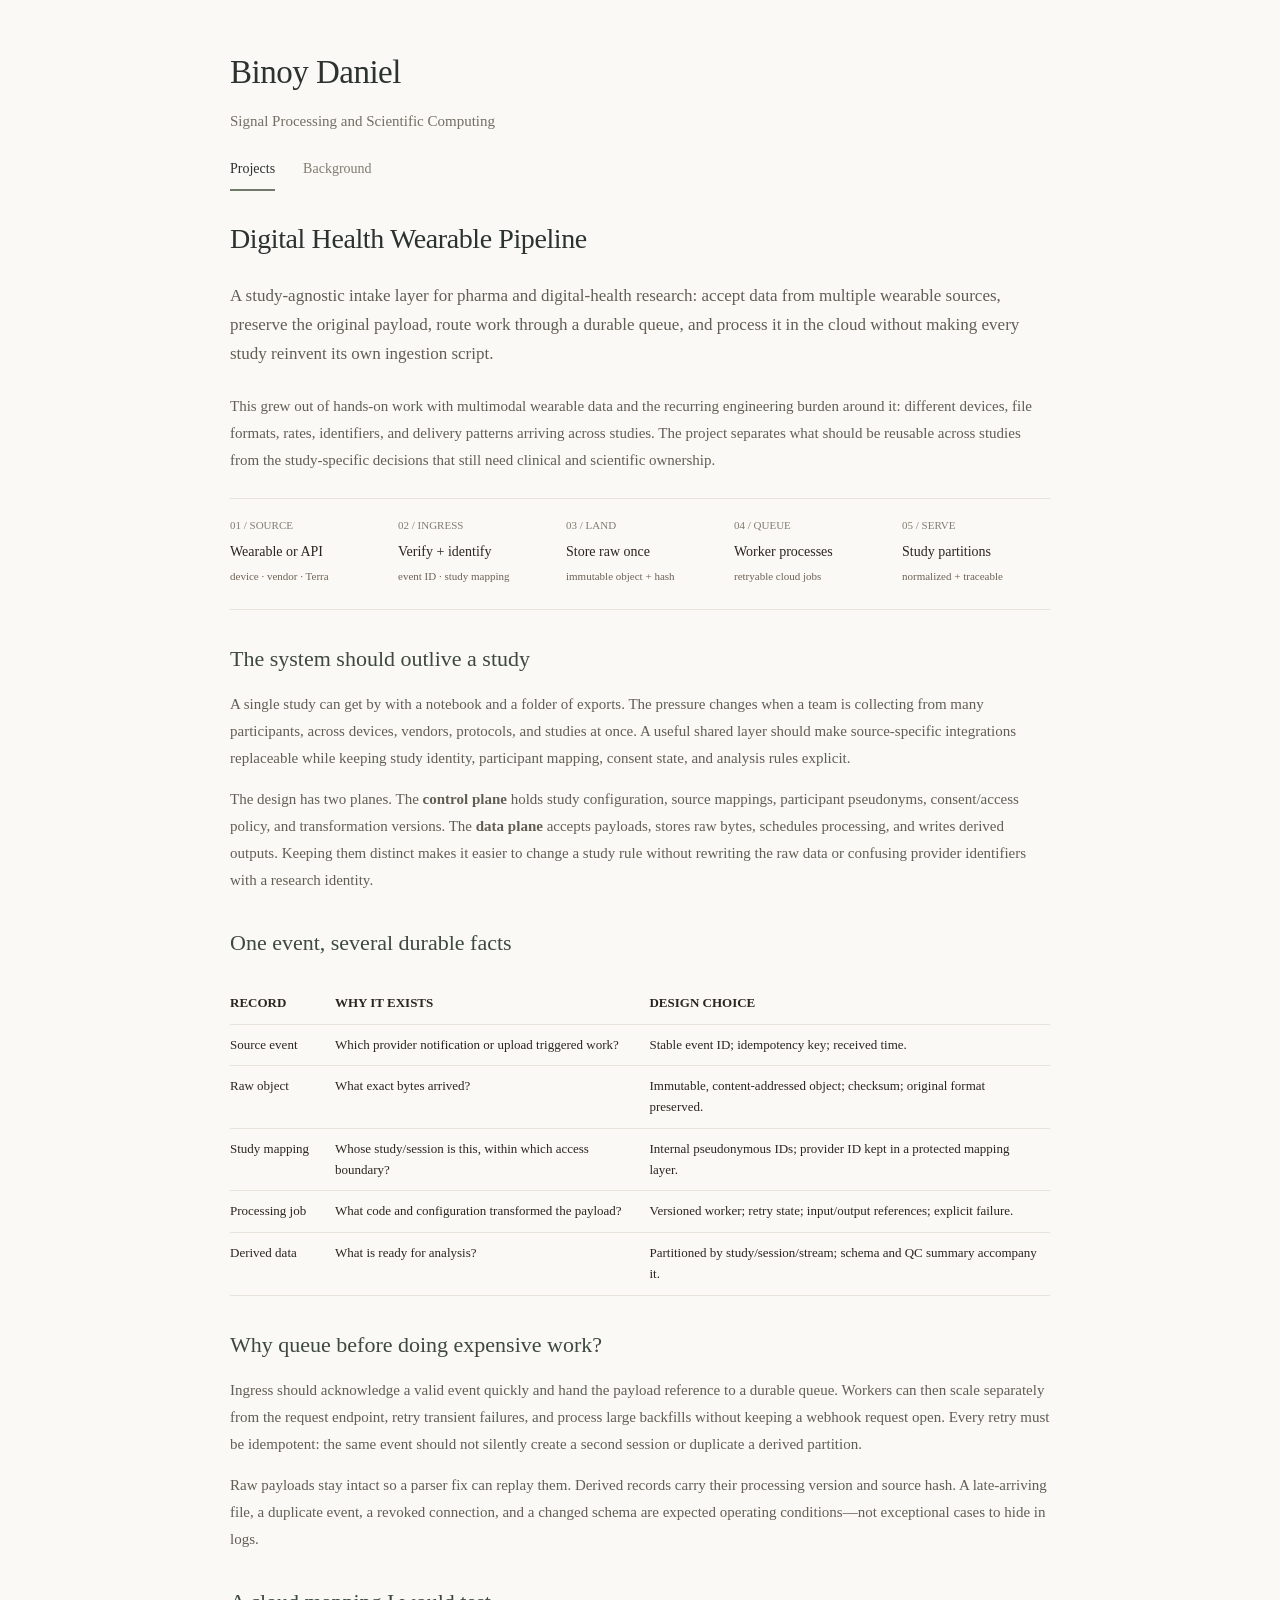
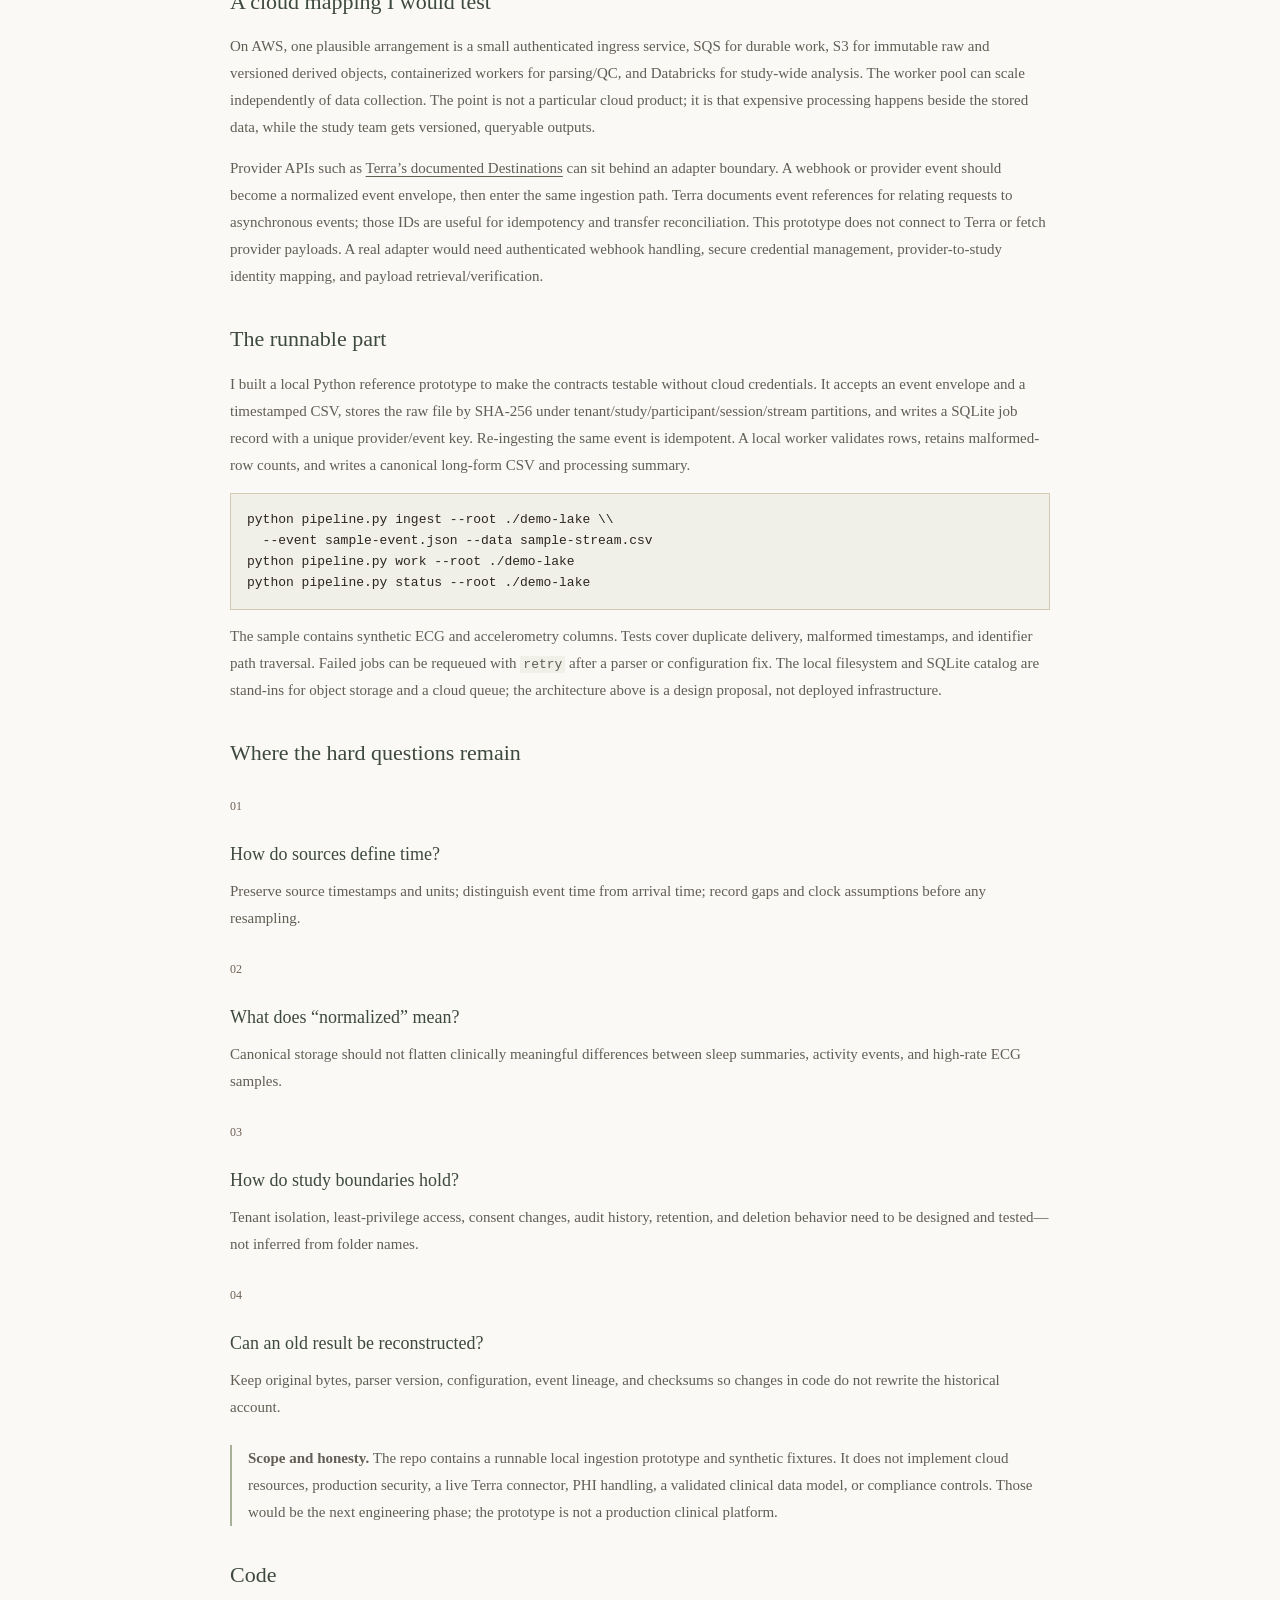
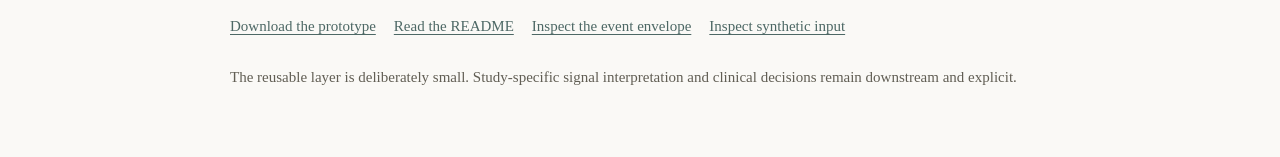
<file: projects/wearable/index.html>
<!doctype html><html lang="en"><head><meta charset="utf-8"><meta http-equiv="refresh" content="0;url=/projects/wearable-ingestion/"><link rel="canonical" href="/projects/wearable-ingestion/"><meta name="robots" content="noindex"><title>Project moved — Binoy Daniel</title></head><body><p>This project has moved. <a href="/projects/wearable-ingestion/">Open the wearable-data ingestion project.</a></p></body></html>
</file>
<file: styles.css>
/* A plain, content-first document, shared by the portfolio and write-ups. */
:root{color-scheme:light;--ink:#2c251e;--muted:#706254;--line:#cbbcaa;--reading-font:Georgia,"Times New Roman",serif;--mono:"Courier New",Courier,monospace}
*{box-sizing:border-box}
html{scroll-padding-top:24px}
body{margin:0;background:#f4ede1;color:var(--ink);font:14px/1.45 var(--reading-font);overflow-wrap:break-word}
a{color:inherit;text-underline-offset:3px}
a:hover{text-decoration:underline}
a:focus-visible{outline:2px solid #111;outline-offset:4px}
.home,.article,.site-head{width:min(700px,calc(100% - 40px));margin-inline:auto}
.home{padding:72px 0 28px}
h1{font-size:28px;line-height:1.2;margin:0 0 16px}
h2{font-size:21px;line-height:1.3;margin:0 0 26px}
h3{font-size:16px;line-height:1.4;margin:0 0 10px}
p{margin:0 0 14px}
.intro{padding-bottom:16px;border-bottom:1px solid var(--line)}
.intro p:last-child{margin-bottom:14px}
.home-section{padding:30px 0 12px;border-bottom:1px solid var(--line)}
.entry,.note-card{padding:0 0 18px;margin:0 0 12px}
.entry:last-child,.note-card:last-child{margin-bottom:0}
.entry h3 a,.note-card h3 a{text-decoration:none}
.entry p,.note-card p{margin:0}
.contact p{margin:0 0 10px}
.home-footer{display:flex;justify-content:space-between;flex-wrap:wrap;gap:8px;padding-top:22px;font-size:12px;color:var(--muted)}
.site-head{padding:32px 0 20px;border-bottom:1px solid var(--line);display:flex;justify-content:space-between;align-items:baseline;gap:18px;flex-wrap:wrap}
.site-head .name{font-weight:bold;text-decoration:none;font-size:16px}
.site-head nav{display:flex;gap:18px;flex-wrap:wrap;font-size:13px}
.head-note,.kicker,.article-meta,.entry-index,.entry-kind,.entry-art,.section-label>span,.question-grid{display:none}
.article{padding:28px 0 56px}
.back-link{font-size:13px}
.article h1{font-size:25px;margin:28px 0 18px}
.article h2{font-size:19px;margin:32px 0 14px}
.article h3{margin:24px 0 10px}
.article p,.article li{line-height:1.65}
.article ul,.article ol{padding-left:24px}
.article li{margin-bottom:8px}
.dek{margin-bottom:24px}
code,pre{font-family:var(--mono);font-size:13px}
code{background:#eae0d2;padding:1px 3px}
pre{overflow-x:auto;white-space:pre;padding:16px;background:#eae0d2;border:1px solid #d7c9b8;line-height:1.6}
pre code{padding:0}
.figure{margin:26px 0}
.figure img{max-width:100%;height:auto;display:block}
.chart-caption,.small-note-box,.subtle{font-size:12px;color:var(--muted)}
.chain{display:flex;flex-wrap:wrap;gap:20px;border-block:1px solid #d7c9b8;padding:18px 0;margin:24px 0}
.chain>div{flex:1 1 110px}
.chain span,.chain b,.chain small{display:block;margin-bottom:6px}
.chain span,.chain small{font-size:11px;color:var(--muted)}
.chain b{font-size:13px}
.callout{border-left:2px solid #cbbcaa;padding:0 0 0 16px;margin:22px 0}
.metric-table{display:block;max-width:100%;overflow-x:auto;border-collapse:collapse;margin:24px 0;font-size:13px}
.metric-table th,.metric-table td{text-align:left;vertical-align:top;border-bottom:1px solid #d7c9b8;padding:10px 12px 10px 0;min-width:105px}
.code-link{display:inline-block;margin:6px 18px 10px 0}
.article-footer{display:flex;flex-wrap:wrap;justify-content:space-between;gap:12px;border-top:1px solid var(--line);padding-top:18px;margin-top:36px;font-size:12px}
.history>div{margin:24px 0}
.history time{display:block;font-size:12px;color:var(--muted);margin-bottom:6px}
.step{margin:24px 0}.step-index{font-size:12px;color:var(--muted)}
@media(max-width:600px){.home{padding-top:36px}.site-head{padding-top:24px}.site-head nav{gap:14px}h1{font-size:26px}.article h1{font-size:23px}.home-section{padding-top:26px}.home-footer{flex-direction:column}}
body{background:#faf9f6;--reading-font:Georgia,'Times New Roman',serif;font-size:15px;line-height:1.6} .home{padding-top:48px} .intro nav{font-size:13px;margin:20px 0 12px} .intro nav a{text-decoration:none} h1{font-size:29px} h2{font-size:20px} h3{font-size:17px} .home-section{border-bottom:1px solid #ddd;padding-top:26px} .entry{margin-bottom:12px}
.home{width:min(820px,calc(100% - 48px));padding-top:64px}.intro{border:0;padding-bottom:20px}.intro h1{font-size:32px;font-weight:400}.intro p strong{font-weight:400;color:#56534b}.home-section{border:0;padding-top:22px}.section-label h2{font:11px/1.5 ui-monospace,monospace;text-transform:uppercase;letter-spacing:.1em;color:#77746b;border-bottom:1px solid #dcd9d0;padding-bottom:12px}.entry{display:grid;grid-template-columns:145px 1fr;gap:24px;margin:0;padding:22px 0;border-bottom:1px solid #e8e5dd}.margin-label{font:10px/1.7 ui-monospace,monospace;color:#80796d;padding-top:4px}.entry h3{font-size:19px;font-weight:400;margin-bottom:7px}.entry p{font-size:15px;line-height:1.7;color:#48463f}.contact h2{font-size:18px;font-weight:400}.home-footer{border-top:1px solid #ddd9d0;margin-top:18px}@media(max-width:550px){.entry{grid-template-columns:1fr;gap:8px}.home{padding-top:40px}.intro h1{font-size:29px}}
.entry{display:block}.methods{font:11px/1.7 ui-monospace,SFMono-Regular,monospace!important;color:#7a756b!important;margin:0 0 8px!important}.entry h3{margin-bottom:4px}.home-section{padding-top:20px}.intro nav a:hover{text-decoration:underline}.entry h3 a:hover{text-decoration:underline}.intro nav{color:#575349}.entry{padding:24px 0}.entry h3{font-size:20px}.entry p{max-width:620px}.home{max-width:740px}.section-label h2{font-family:Georgia,serif;font-size:21px;font-weight:400;text-transform:none;letter-spacing:0}.entry h3{font-size:20px;margin-bottom:8px}.entry p{font-size:15px;line-height:1.7}.entry{padding:26px 0}.project-image{width:180px;height:115px;object-fit:contain;background:#f3f2ec;border:1px solid #e2dfd6;align-self:start}.home{max-width:850px}.intro{padding-bottom:18px}@media(max-width:600px){.project-image{width:112px;height:78px}.entry h3{font-size:18px}.entry p{font-size:14px}}.entry{display:grid;grid-template-columns:180px minmax(0,1fr);gap:26px}.project-image{grid-column:1;grid-row:1}.entry-body{grid-column:2;grid-row:1}@media(max-width:600px){.entry{grid-template-columns:112px minmax(0,1fr);gap:16px}}.entry{grid-template-columns:220px minmax(0,1fr);gap:28px;align-items:center;padding:28px 0}.project-image{width:220px;height:140px;border:0;background:transparent}.home{max-width:900px}.entry-body{align-self:center}.entry h3{font-size:20px}@media(max-width:650px){.entry{grid-template-columns:130px minmax(0,1fr);gap:18px;align-items:start}.project-image{width:130px;height:84px}.entry h3{font-size:18px}}@media(max-width:420px){.entry{grid-template-columns:1fr}.project-image{grid-column:1;grid-row:1;width:200px;height:127px}.entry-body{grid-column:1;grid-row:2}}
.entry{grid-template-columns:154px minmax(0,1fr);gap:28px;padding:25px 0;align-items:center;border-bottom:1px solid #e5e3da}.project-image{width:154px;height:98px;object-fit:contain;background:#f0f0e9;border:1px solid #e3e4db;border-radius:3px}.home{max-width:820px}.intro{padding-bottom:15px}.intro h1{font-size:33px;letter-spacing:-.5px}.intro p strong{font-size:15px;color:#726e63;font-weight:400}.intro nav{margin-top:21px;color:#65665e}.section-label h2{font-size:20px;color:#42483f;margin-bottom:4px;padding-bottom:12px}.entry h3{font-size:19px;line-height:1.35;letter-spacing:-.2px;margin-bottom:8px;color:#2c332e}.entry p{font-size:14px;line-height:1.7;color:#615e54}.home-section{padding-top:22px}.contact{padding-top:28px}.home-footer{font-size:11px}@media(max-width:600px){.entry{grid-template-columns:112px minmax(0,1fr);gap:18px}.project-image{width:112px;height:76px}.entry h3{font-size:18px}}@media(max-width:390px){.entry{grid-template-columns:88px minmax(0,1fr);gap:14px}.project-image{width:88px;height:64px}.entry-body{grid-column:2;grid-row:1}.entry h3{font-size:17px}.entry p{font-size:13px}}.intro .location{font-size:13px;color:#817b6e;margin-top:-4px;margin-bottom:15px}.intro .portfolio-nav{display:flex;gap:28px;margin:27px 0 0;padding:0;border:0;font-family:Georgia,serif;font-size:14px}.intro .portfolio-nav a{display:inline-block;padding:0 0 9px;color:#817c70;text-decoration:none;border-bottom:2px solid transparent}.intro .portfolio-nav a[aria-current="page"]{color:#2c332e;border-bottom-color:#6f7b68}.intro .portfolio-nav a:hover{color:#2c332e;text-decoration:none;border-bottom-color:#b6bdad}.intro{padding-bottom:0}.bottom-location{font-size:12px;color:#817b6e;margin:24px 0 0}

/* Shared notebook treatment for reports and background. */
.site-head{width:min(820px,calc(100% - 48px));padding:36px 0 18px;border-bottom:1px solid #e5e3da}.site-head .name{font:400 21px/1.4 Georgia,serif;letter-spacing:-.3px}.site-head nav{font:14px/1.5 Georgia,serif;gap:26px}.site-head nav a{text-decoration:none;color:#817c70;padding-bottom:8px;border-bottom:2px solid transparent}.site-head nav a[aria-current="page"]{color:#2c332e;border-bottom-color:#6f7b68}.site-head nav a:hover{color:#2c332e}.article{width:min(740px,calc(100% - 48px));padding:28px 0 52px}.article h1{font:400 31px/1.25 Georgia,serif;color:#2c332e;letter-spacing:-.4px;margin:28px 0 22px}.article h2{font:400 22px/1.4 Georgia,serif;color:#3e493e;margin:34px 0 16px}.article h3{font:400 18px/1.5 Georgia,serif;color:#3e493e}.article p,.article li{color:#615e54;font-size:15px;line-height:1.8}.article .back-link{color:#817c70;font-size:12px}.article .dek{font-size:17px;line-height:1.7}.article .history>div{border-bottom:1px solid #e5e3da;margin:0;padding:22px 0;display:grid;grid-template-columns:130px 1fr;gap:24px}.history time{font:11px/1.7 ui-monospace,monospace;color:#898274;padding-top:3px}.history b{font-size:17px;font-weight:400;color:#2c332e}.history p{margin:0}.article-footer{border-color:#e5e3da;color:#817c70}.metric-table th,.metric-table td{border-color:#e5e3da}.callout{border-left-color:#a7b198}.article pre,.article code{background:#f0f0e9}.code-link{color:#4d6865}.article .chain{border-color:#e5e3da}.article .chain b{font:400 14px/1.5 Georgia,serif}.article .chain span{color:#817c70}.background-page h1{margin-top:8px}@media(max-width:600px){.article .history>div{grid-template-columns:1fr;gap:6px}.article h1{font-size:27px}.site-head{padding-top:26px}.article{padding-top:24px}}

/* One shared masthead keeps navigation anchored across the portfolio. */
.notebook-header{width:min(820px,calc(100% - 48px));margin:0 auto;padding-top:52px}.notebook-header h1,.notebook-header .name{font:400 33px/1.25 Georgia,serif;letter-spacing:-.5px;color:#2c332e;margin:0 0 16px;text-decoration:none;display:block}.notebook-header .tagline{font:400 15px/1.6 Georgia,serif;color:#726e63;margin:0}.notebook-header .portfolio-nav{display:flex;gap:28px;margin:25px 0 0;padding:0;border:0;font:14px/1.5 Georgia,serif}.notebook-header .portfolio-nav a{display:inline-block;padding:0 0 10px;text-decoration:none;color:#817c70;border-bottom:2px solid transparent}.notebook-header .portfolio-nav a[aria-current="page"]{color:#2c332e;border-bottom-color:#6f7b68}.notebook-header .portfolio-nav a:hover{color:#2c332e;border-bottom-color:#b6bdad}.home{padding-top:0}.home .intro{display:none}.article{padding-top:26px}.background-page h1{margin:12px 0 24px}.back-link{display:inline-block;margin:0 0 4px}.notebook-header+.home{margin-top:0}.home-section{padding-top:22px}@media(max-width:600px){.notebook-header{padding-top:34px}.notebook-header h1,.notebook-header .name{font-size:29px}.notebook-header .portfolio-nav{margin-top:22px}}

/* Inner pages: one compact identity/navigation row, followed by one page title. */
body:has(.article) .notebook-header{display:flex;align-items:baseline;justify-content:space-between;gap:24px;padding-top:34px;padding-bottom:17px;border-bottom:1px solid #e5e3da}body:has(.article) .notebook-header .name{font-size:21px;margin:0}body:has(.article) .notebook-header .portfolio-nav{margin:0}body:has(.article) .notebook-header .portfolio-nav a{padding-bottom:7px}.article{padding-top:30px}.article h1,.background-page h1{margin:0 0 26px}.article .history>div:first-child{padding-top:0}@media(max-width:500px){body:has(.article) .notebook-header{gap:16px;flex-wrap:wrap;padding-top:25px}body:has(.article) .notebook-header .portfolio-nav{gap:20px}}

/* The two top-level tabs share the same introduction and alignment. */
body:has(.background-page) .notebook-header{display:block;padding:52px 0 0;border:0}body:has(.background-page) .notebook-header .name{font:400 33px/1.25 Georgia,serif;letter-spacing:-.5px;margin:0 0 16px}body:has(.background-page) .notebook-header .portfolio-nav{margin:25px 0 0;gap:28px}body:has(.background-page) .notebook-header .portfolio-nav a{padding-bottom:10px}.background-page{width:min(820px,calc(100% - 48px));padding-top:24px}.background-page h1{display:none}.background-page .history>div:first-child{padding-top:25px}.home #projects{padding-top:0}.home #projects .entry:first-child{padding-top:25px}@media(max-width:600px){body:has(.background-page) .notebook-header{padding-top:34px}body:has(.background-page) .notebook-header .name{font-size:29px}}

body:has(.article) .notebook-header{display:block;width:min(820px,calc(100% - 48px));padding:52px 0 0;border:0}body:has(.article) .notebook-header .name{font:400 33px/1.25 Georgia,serif;letter-spacing:-.5px;margin:0 0 16px}body:has(.article) .notebook-header .portfolio-nav{margin:25px 0 0;gap:28px}body:has(.article) .notebook-header .portfolio-nav a{padding-bottom:10px}.article:not(.background-page){width:min(820px,calc(100% - 48px));padding-top:30px}.article h1{font-size:28px}@media(max-width:600px){body:has(.article) .notebook-header{padding-top:34px}body:has(.article) .notebook-header .name{font-size:29px}.article h1{font-size:25px}}

.project-image-link{display:block;grid-column:1;grid-row:1;align-self:center;width:fit-content;border-radius:3px}.project-image-link .project-image{display:block}.project-image-link:hover .project-image{border-color:#9ca891}.project-image-link:focus-visible{outline:2px solid #6f7b68;outline-offset:4px}@media(max-width:600px){.project-image-link{align-self:start}}

/* Connect the image and title without activating the entire description. */
.entry:has(.project-image-link:hover) h3 a,
.entry:has(.project-image-link:focus-visible) h3 a,
.entry:has(h3 a:hover) h3 a,
.entry:has(h3 a:focus-visible) h3 a{text-decoration:underline;text-underline-offset:4px;text-decoration-thickness:1px}
.entry:has(h3 a:hover) .project-image,
.entry:has(h3 a:focus-visible) .project-image,
.entry:has(.project-image-link:hover) .project-image,
.entry:has(.project-image-link:focus-visible) .project-image{border-color:#9ca891}

.entry:hover h3 a,.entry:focus-within h3 a{text-decoration:underline;text-underline-offset:4px;text-decoration-thickness:1px}.entry:hover .project-image,.entry:focus-within .project-image{border-color:#9ca891}

.entry{position:relative;isolation:isolate}.entry::before{content:"";position:absolute;inset:0 -12px;background:#eeeee5;border-radius:3px;opacity:0;z-index:-1;pointer-events:none;transition:opacity 130ms ease}.entry:hover::before,.entry:focus-within::before{opacity:1}.entry:hover .entry-body>p,.entry:focus-within .entry-body>p{color:#484e42}@media(prefers-reduced-motion:reduce){.entry::before{transition:none}}

/* Row tint carries hover feedback; retain the image's resting border. */
.entry:hover .project-image,.entry:focus-within .project-image,.entry .project-image-link:hover .project-image,.entry:has(h3 a:hover) .project-image,.entry:has(h3 a:focus-visible) .project-image,.entry:has(.project-image-link:hover) .project-image,.entry:has(.project-image-link:focus-visible) .project-image{border-color:#e3e4db}
</file>
